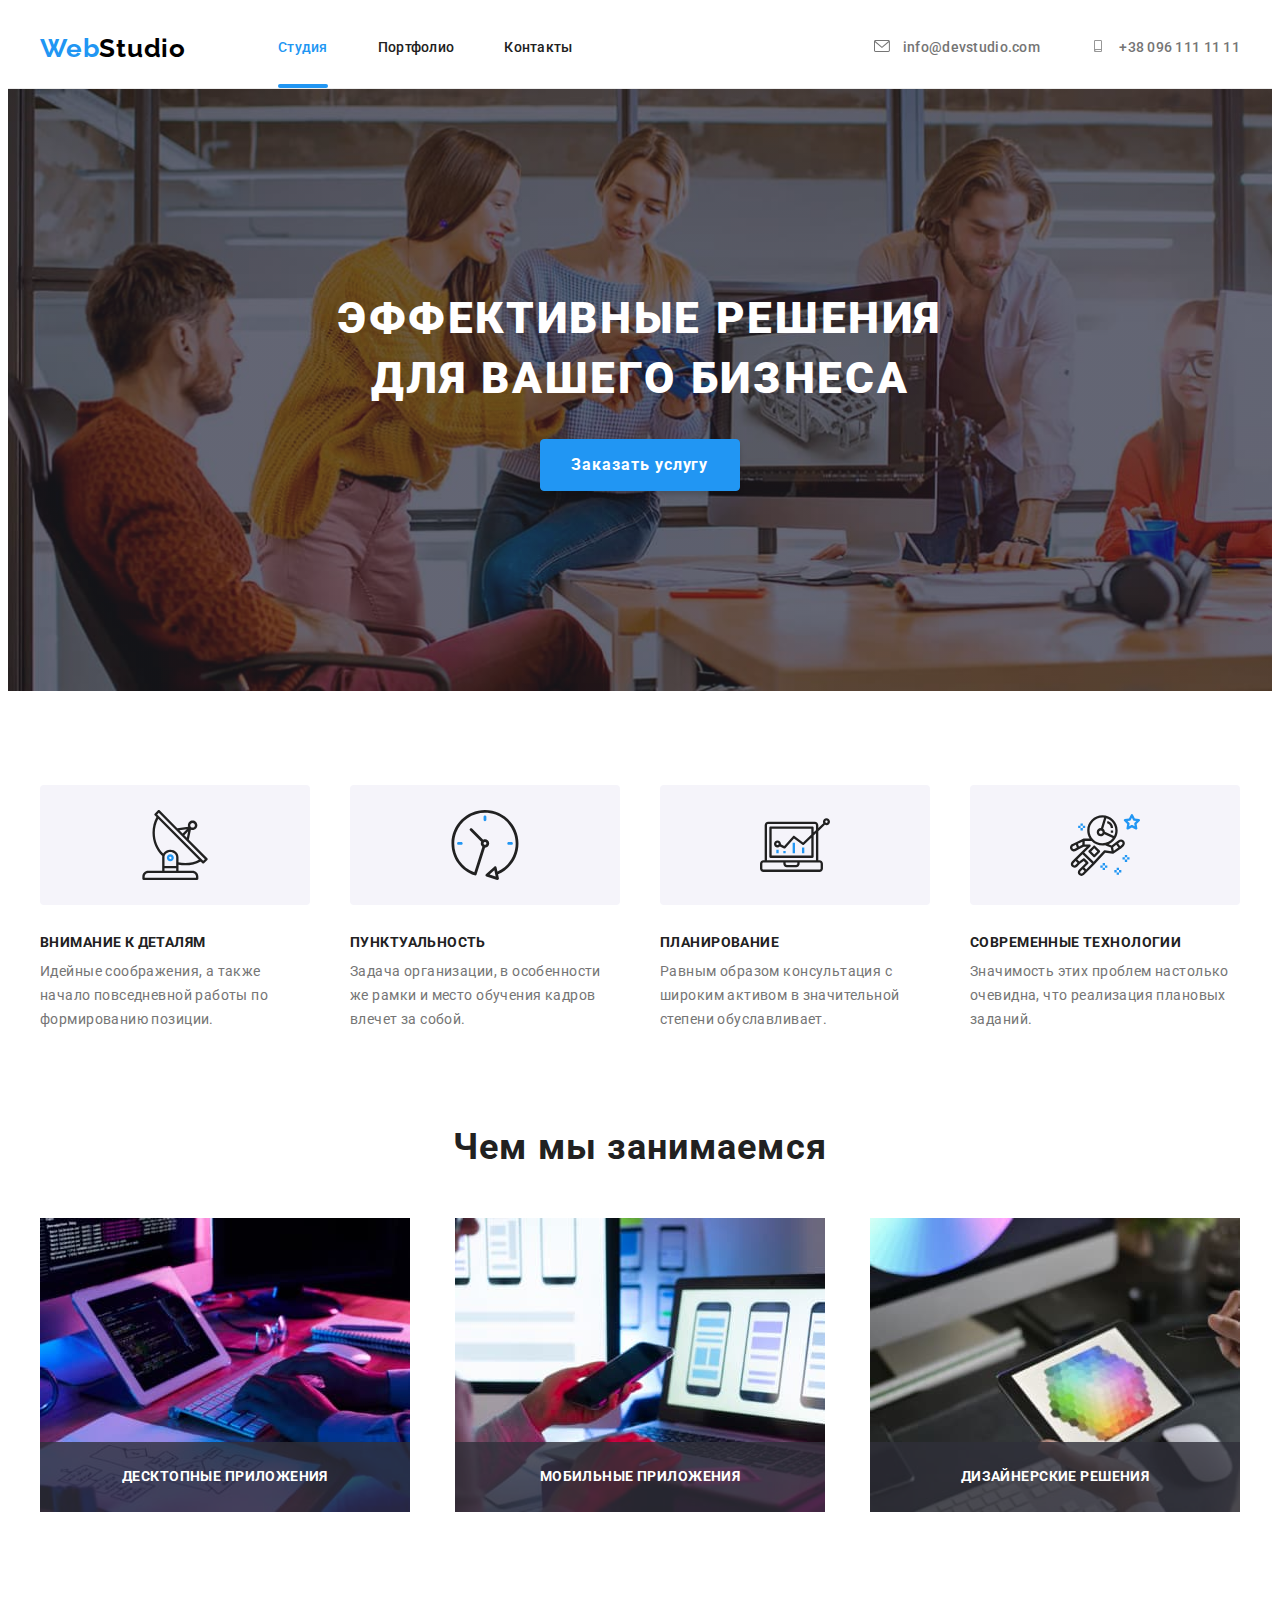
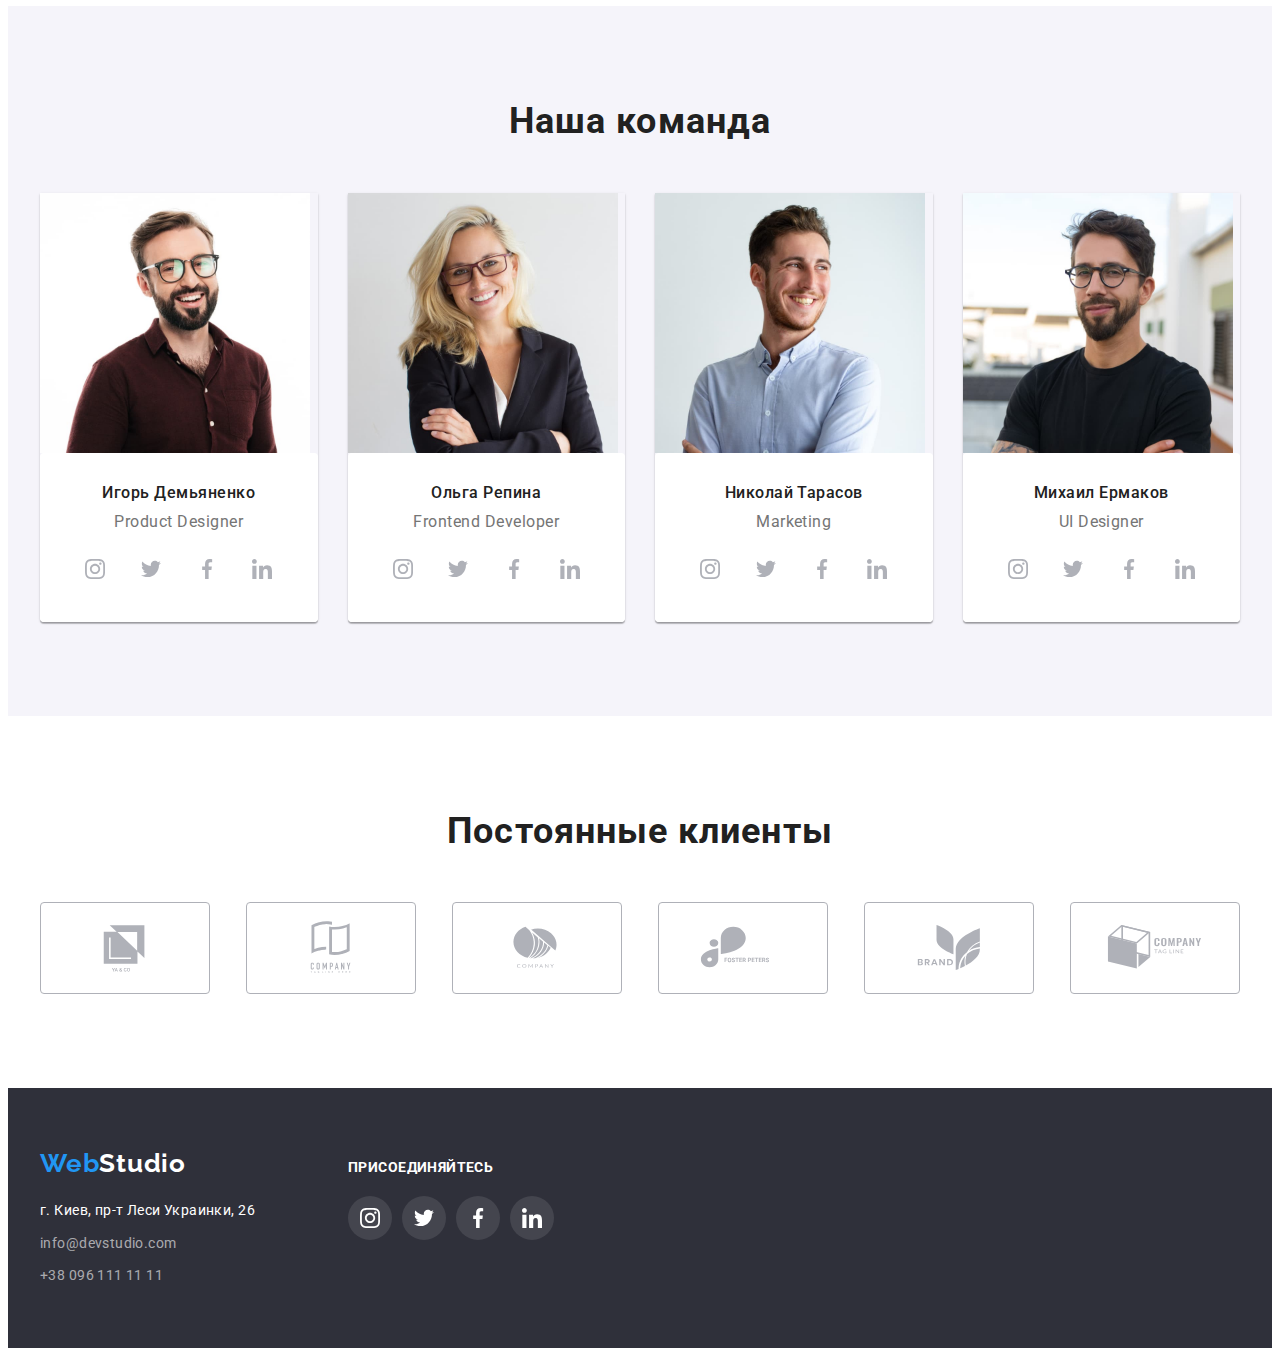
<file: index.html>
<!DOCTYPE html>
<html lang="ru">

<head>
    <meta charset="UTF-8">
    <meta http-equiv="X-UA-Compatible" content="IE=edge">
    <meta name="viewport" content="width=device-width, initial-scale=1.0">
    <title>WebStudio</title>
    <link rel="preconnect" href="https://fonts.googleapis.com">
    <link rel="preconnect" href="https://fonts.gstatic.com" crossorigin>
    <link
        href="https://fonts.googleapis.com/css2?family=Raleway:wght@700&family=Roboto:wght@400;500;700;900&display=swap"
        rel="stylesheet">
    <link rel="stylesheet" href="https://cdnjs.cloudflare.com/ajax/libs/modern-normalize/1.1.0/modern-normalize.min.css"
        integrity="sha512-wpPYUAdjBVSE4KJnH1VR1HeZfpl1ub8YT/NKx4PuQ5NmX2tKuGu6U/JRp5y+Y8XG2tV+wKQpNHVUX03MfMFn9Q=="
        crossorigin="anonymous" referrerpolicy="no-referrer" />
    <link rel="stylesheet" href="./css/styles.css">
</head>

<body>
    <header class="header">
        <div class="container header-container">
            <a class="logo link" href="">Web<span class="logo-dark">Studio</span></a>
            <nav>
                <ul class="nav-list list">
                    <li class="nav-list-item">
                        <a class="nav-list-link link current" href="./index.html">Студия</a>
                    </li>
                    <li class="nav-list-item">
                        <a class="nav-list-link link" href="./portfolio.html">Портфолио</a>
                    </li>
                    <li class="nav-list-item">
                        <a class="nav-list-link link" href="">Контакты</a>
                    </li>
                </ul>
            </nav>
            <a class="contact-link link" href="mailto:info@devstudio.com">
                <svg class="contact-icon" width="16" height="12">
                    <use href="./images/icons.svg#envelope"></use>
                </svg>
                info@devstudio.com</a>
            <a class="contact-tel link" href="tel:+380961111111">
                <svg class="contact-icon" width="16" height="12">
                    <use href="./images/icons.svg#smartphone"></use>
                </svg>
                +38 096 111 11 11</a>
        </div>
    </header>
    <main>
        <section class="hero">
            <div class="container">
                <h1 class="main-title">Эффективные решения <br> для вашего бизнеса</h1>
                <button class="modal-btn" type="button" data-modal-open>Заказать услугу</button>
            </div>
            <div class="backdrop is-hidden" data-modal>
                <div class="modal">
                    <button class="exit-modal" data-modal-close>
                        <svg class="exit-icon" width="11" height="11">
                            <use href="./images/icons.svg#exit"></use>
                        </svg>
                    </button>
                </div>
            </div>
        </section>
        <section class="qualities">
            <div class="container">
                <h2 class="hidden">Качества</h2>
                <ul class="container-qualities list">
                    <li class="qualities-list">
                        <div class="qualities-pic">
                            <svg width="70" height="70">
                                <use href="./images/icons.svg#antenna"></use>
                            </svg>
                        </div>
                        <h3 class="qualities-title">Внимание к деталям</h3>
                        <p class="qualities-description">Идейные соображения, а также начало повседневной работы
                            по
                            формированию позиции.</p>
                    </li>
                    <li class="qualities-list">
                        <div class="qualities-pic">
                            <svg width="70" height="70">
                                <use href="./images/icons.svg#clock"></use>
                            </svg>
                        </div>
                        <h3 class="qualities-title">Пунктуальность</h3>
                        <p class="qualities-description">Задача организации, в особенности же рамки и место
                            обучения
                            кадров
                            влечет за собой.</p>
                    </li>
                    <li class="qualities-list">
                        <div class="qualities-pic">
                            <svg width="70" height="70">
                                <use href="./images/icons.svg#diagram"></use>
                            </svg>
                        </div>
                        <h3 class="qualities-title">Планирование</h3>
                        <p class="qualities-description">Равным образом консультация с широким активом в
                            значительной
                            степени обуславливает.</p>
                    </li>
                    <li class="qualities-list">
                        <div class="qualities-pic">
                            <svg width="70" height="70">
                                <use href="./images/icons.svg#astronaut"></use>
                            </svg>
                        </div>
                        <h3 class="qualities-title">Современные технологии</h3>
                        <p class="qualities-description">Значимость этих проблем настолько очевидна, что
                            реализация
                            плановых
                            заданий.</p>
                    </li>
                </ul>
            </div>
        </section>
        <section class="work">
            <div class="container">
                <h2 class="section-title">Чем мы занимаемся</h2>
                <ul class="list work-list">
                    <li class="work-pic">
                        <img src="./images/work-img1.jpg" alt="Разработка сайта" width="370" height="294">
                        <div class="work-background">
                            <h3 class="work-title">Десктопные приложения</h3>
                        </div>
                    </li>
                    <li class="work-pic">
                        <img src="./images/work-img2.jpg" alt="Разработка мобильной версии" width="370" height="294">
                        <div class="work-background">
                            <h3 class="work-title">Мобильные приложения</h3>
                        </div>
                    </li>
                    <li class="work-pic">
                        <img src="./images/work-img3.jpg" alt="Подбор цветного вида" width="370" height="294">
                        <div class="work-background">
                            <h3 class="work-title">Дизайнерские решения</h3>
                        </div>
                    </li>
                </ul>
            </div>
        </section>
        <section class="team">
            <div class="container">
                <h2 class="section-title">Наша команда</h2>
                <ul class="list employees">
                    <li class="employees-card">
                        <img src="./images/team-img1.jpg" alt="Игорь Демьяненко" width="270" height="260">
                        <div class="employees-content-wrapper">
                            <h3 class="employees-name">Игорь Демьяненко</h3>
                            <p class="employees-position" lang="en">Product Designer</p>
                            <ul class="social-list list">
                                <li class="social-list-item">
                                    <a class="social-list-link" href="">
                                        <svg class="social-list-icon" width="20" height="20">
                                            <use href="./images/icons.svg#instagram"></use>
                                        </svg>
                                    </a>
                                </li>
                                <li class="social-list-item">
                                    <a class="social-list-link" href="">
                                        <svg class="social-list-icon" width="20" height="20">
                                            <use href="./images/icons.svg#twitter"></use>
                                        </svg>
                                    </a>
                                </li>
                                <li class="social-list-item">
                                    <a class="social-list-link" href="">
                                        <svg class="social-list-icon" width="20" height="20">
                                            <use href="./images/icons.svg#facebook"></use>
                                        </svg>
                                    </a>
                                </li>
                                <li class="social-list-item">
                                    <a class="social-list-link" href="">
                                        <svg class="social-list-icon" width="20" height="20">
                                            <use href="./images/icons.svg#linkedin"></use>
                                        </svg>
                                    </a>
                                </li>
                            </ul>
                        </div>
                    </li>
                    <li class="employees-card">
                        <img src="./images/team-img2.jpg" alt="Ольга Репина" width="270" height="260">
                        <div class="employees-content-wrapper">
                            <h3 class="employees-name">Ольга Репина</h3>
                            <p class="employees-position" lang="en">Frontend Developer</p>
                            <ul class="social-list list">
                                <li class="social-list-item">
                                    <a class="social-list-link" href="">
                                        <svg class="social-list-icon" width="20" height="20">
                                            <use href="./images/icons.svg#instagram"></use>
                                        </svg>
                                    </a>
                                </li>
                                <li class="social-list-item">
                                    <a class="social-list-link" href="">
                                        <svg class="social-list-icon" width="20" height="20">
                                            <use href="./images/icons.svg#twitter"></use>
                                        </svg>
                                    </a>
                                </li>
                                <li class="social-list-item">
                                    <a class="social-list-link" href="">
                                        <svg class="social-list-icon" width="20" height="20">
                                            <use href="./images/icons.svg#facebook"></use>
                                        </svg>
                                    </a>
                                </li>
                                <li class="social-list-item">
                                    <a class="social-list-link" href="">
                                        <svg class="social-list-icon" width="20" height="20">
                                            <use href="./images/icons.svg#linkedin"></use>
                                        </svg>
                                    </a>
                                </li>
                            </ul>
                        </div>
                    </li>
                    <li class="employees-card">
                        <img src="./images/team-img3.jpg" alt="Николай Тарасов" width="270" height="260">
                        <div class="employees-content-wrapper">
                            <h3 class="employees-name">Николай Тарасов</h3>
                            <p class="employees-position" lang="en">Marketing</p>
                            <ul class="social-list list">
                                <li class="social-list-item">
                                    <a class="social-list-link" href="">
                                        <svg class="social-list-icon" width="20" height="20">
                                            <use href="./images/icons.svg#instagram"></use>
                                        </svg>
                                    </a>
                                </li>
                                <li class="social-list-item">
                                    <a class="social-list-link" href="">
                                        <svg class="social-list-icon" width="20" height="20">
                                            <use href="./images/icons.svg#twitter"></use>
                                        </svg>
                                    </a>
                                </li>
                                <li class="social-list-item">
                                    <a class="social-list-link" href="">
                                        <svg class="social-list-icon" width="20" height="20">
                                            <use href="./images/icons.svg#facebook"></use>
                                        </svg>
                                    </a>
                                </li>
                                <li class="social-list-item">
                                    <a class="social-list-link" href="">
                                        <svg class="social-list-icon" width="20" height="20">
                                            <use href="./images/icons.svg#linkedin"></use>
                                        </svg>
                                    </a>
                                </li>
                            </ul>
                        </div>
                    </li>
                    <li class="employees-card">
                        <img src="./images/team-img4.jpg" alt="Михаил Ермаков" width="270" height="260">
                        <div class="employees-content-wrapper">
                            <h3 class="employees-name">Михаил Ермаков</h3>
                            <p class="employees-position" lang="en">UI Designer</p>
                            <ul class="social-list list">
                                <li class="social-list-item">
                                    <a class="social-list-link" href="">
                                        <svg class="social-list-icon" width="20" height="20">
                                            <use href="./images/icons.svg#instagram"></use>
                                        </svg>
                                    </a>
                                </li>
                                <li class="social-list-item">
                                    <a class="social-list-link" href="">
                                        <svg class="social-list-icon" width="20" height="20">
                                            <use href="./images/icons.svg#twitter"></use>
                                        </svg>
                                    </a>
                                </li>
                                <li class="social-list-item">
                                    <a class="social-list-link" href="">
                                        <svg class="social-list-icon" width="20" height="20">
                                            <use href="./images/icons.svg#facebook"></use>
                                        </svg>
                                    </a>
                                </li>
                                <li class="social-list-item">
                                    <a class="social-list-link" href="">
                                        <svg class="social-list-icon" width="20" height="20">
                                            <use href="./images/icons.svg#linkedin"></use>
                                        </svg>
                                    </a>
                                </li>
                            </ul>
                        </div>
                    </li>
                </ul>
            </div>
        </section>
        <section class="clients">
            <div class="container">
                <h2 class="section-title">Постоянные клиенты</h2>
                <ul class="clients-list list">
                    <li class="clients-list-item">
                        <a class="clients-list-link" href="">
                            <svg class="clients-list-icon" width="106" height="60">
                                <use href="./images/icons.svg#logo1"></use>
                            </svg>
                        </a>
                    </li>
                    <li class="clients-list-item">
                        <a class="clients-list-link" href="">
                            <svg class="clients-list-icon" width="106" height="60">
                                <use href="./images/icons.svg#logo2"></use>
                            </svg>
                        </a>
                    </li>
                    <li class="clients-list-item">
                        <a class="clients-list-link" href="">
                            <svg class="clients-list-icon" width="106" height="60">
                                <use href="./images/icons.svg#logo3"></use>
                            </svg>
                        </a>
                    </li>
                    <li class="clients-list-item">
                        <a class="clients-list-link" href="">
                            <svg class="clients-list-icon" width="106" height="60">
                                <use href="./images/icons.svg#logo4"></use>
                            </svg>
                        </a>
                    </li>
                    <li class="clients-list-item">
                        <a class="clients-list-link" href="">
                            <svg class="clients-list-icon" width="106" height="60">
                                <use href="./images/icons.svg#logo5"></use>
                            </svg>
                        </a>
                    </li>
                    <li class="clients-list-item">
                        <a class="clients-list-link" href="">
                            <svg class="clients-list-icon" width="106" height="60">
                                <use href="./images/icons.svg#logo6"></use>
                            </svg>
                        </a>
                    </li>
                </ul>
            </div>
        </section>
    </main>
    <footer class="footer">
        <div class="container column-footer">
            <div>
                <a class="logo link" href="">Web<span class="logo-light">Studio</span></a>
                <address>
                    <ul class="list">
                        <li class="address-footer">
                            <a class="address link" href="https://goo.gl/maps/RUobqZQHD3EwUB8Q8" target="_blank"
                                rel="noopener noreferrer">г. Киев, пр-т Леси Украинки, 26</a>
                        </li>
                        <li class="contacts-footer">
                            <a class="contacts link" href="mailto:info@devstudio.com">info@devstudio.com</a>
                        </li>
                        <li>
                            <a class="contacts link" href="tel:+380961111111">+38 096 111 11 11</a>
                        </li>
                    </ul>
                </address>
            </div>
            <div class="call">
                <h3 class="call-title">Присоединяйтесь</h3>
                <ul class="social-footer list">
                    <li class="social-footer-item">
                        <a class="social-footer-link" href="">
                            <svg class="social-footer-icon" width="20" height="20">
                                <use href="./images/icons.svg#instagram"></use>
                            </svg>
                        </a>
                    </li>
                    <li class="social-footer-item">
                        <a class="social-footer-link" href="">
                            <svg class="social-footer-icon" width="20" height="20">
                                <use href="./images/icons.svg#twitter"></use>
                            </svg>
                        </a>
                    </li>
                    <li class="social-footer-item">
                        <a class="social-footer-link" href="">
                            <svg class="social-footer-icon" width="20" height="20">
                                <use href="./images/icons.svg#facebook"></use>
                            </svg>
                        </a>
                    </li>
                    <li class="social-footer-item">
                        <a class="social-footer-link" href="">
                            <svg class="social-footer-icon" width="20" height="20">
                                <use href="./images/icons.svg#linkedin"></use>
                            </svg>
                        </a>
                    </li>
                </ul>
            </div>
        </div>
    </footer>
    <script src="./js/modal.js"></script>
</body>

</html>
</file>
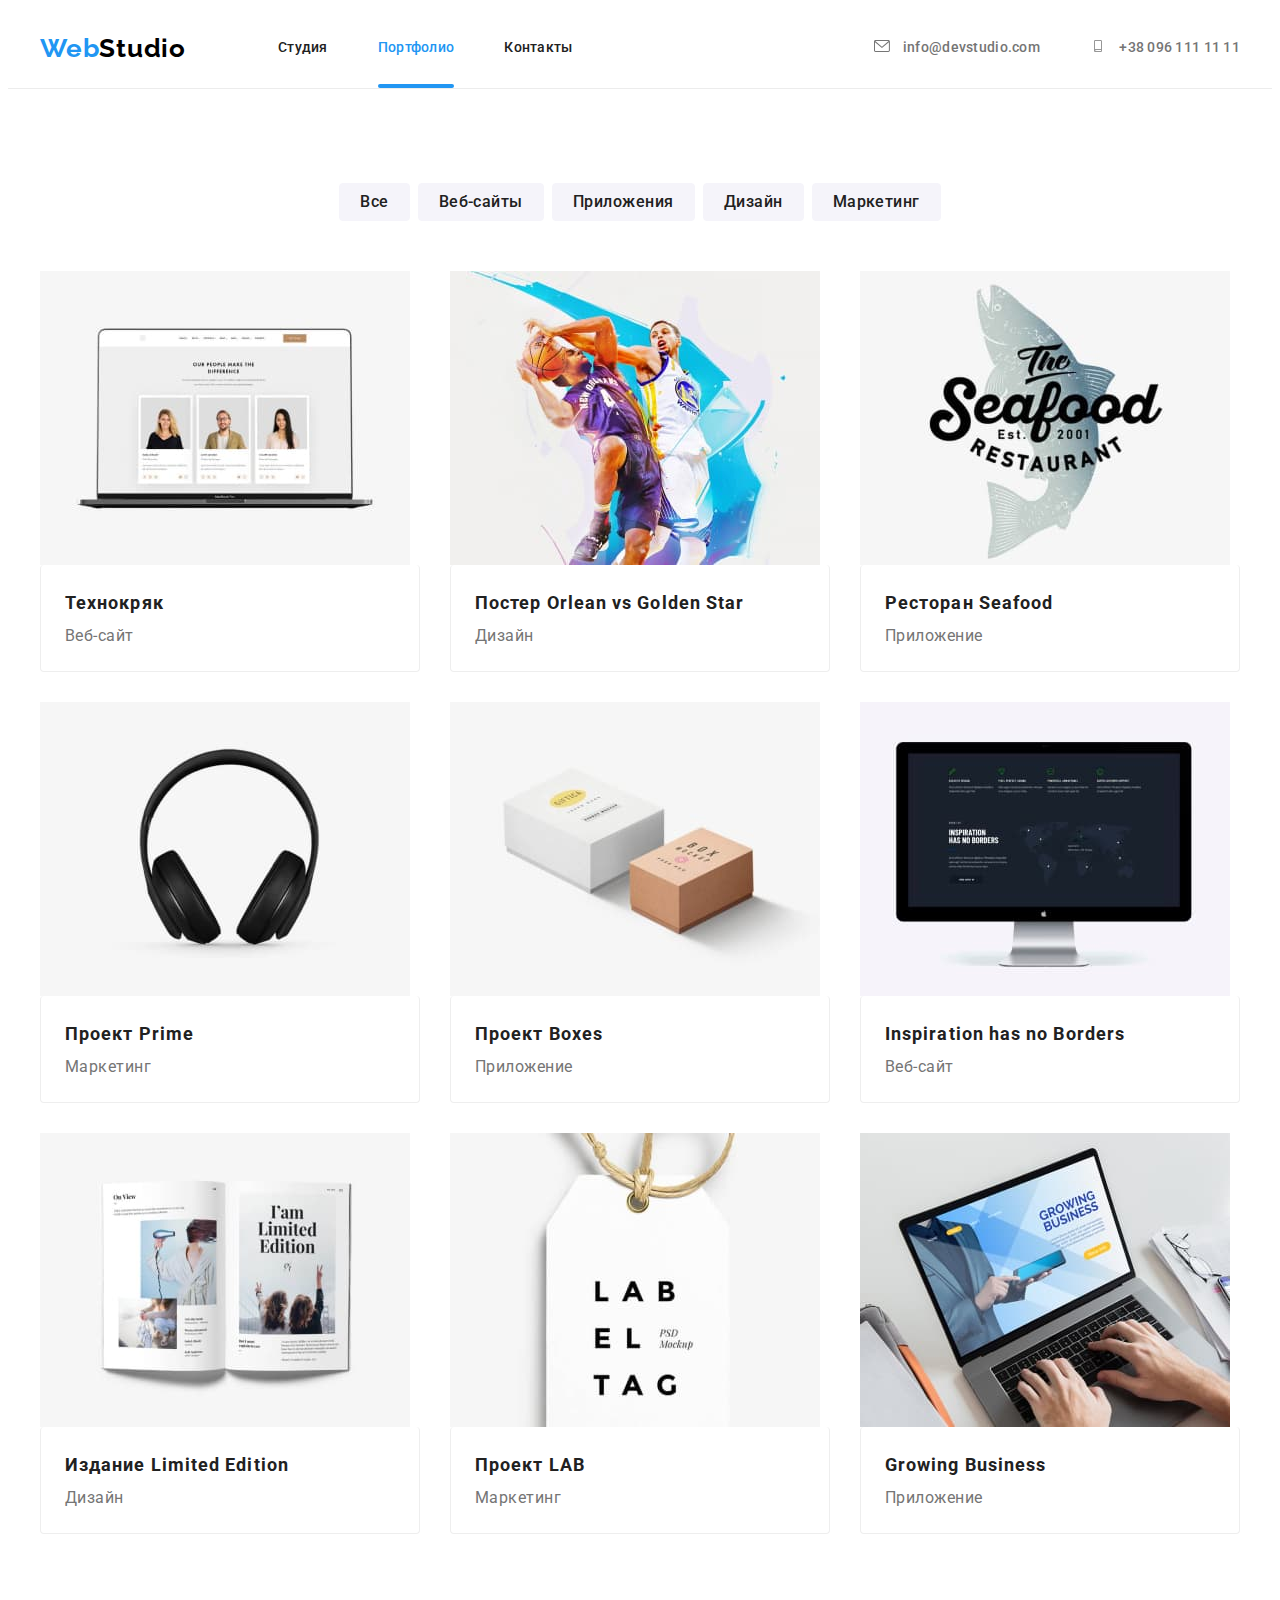
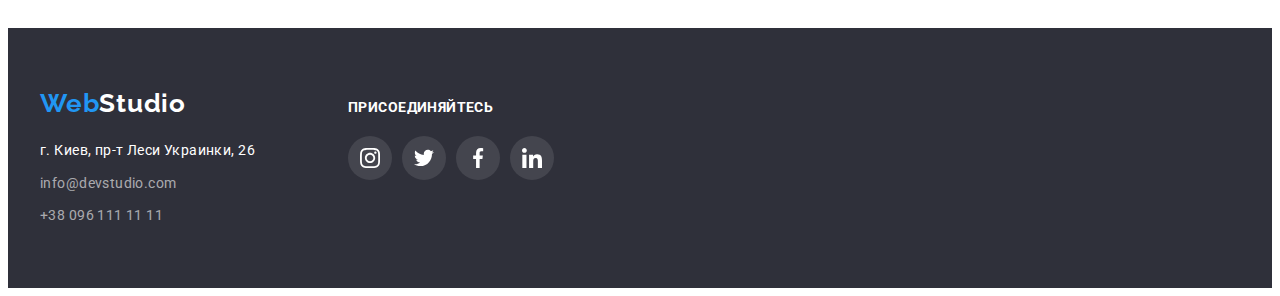
<file: portfolio.html>
<!DOCTYPE html>
<html lang="ru">

<head>
    <meta charset="UTF-8">
    <meta http-equiv="X-UA-Compatible" content="IE=edge">
    <meta name="viewport" content="width=device-width, initial-scale=1.0">
    <title>Portfolio</title>
    <link rel="preconnect" href="https://fonts.googleapis.com">
    <link rel="preconnect" href="https://fonts.gstatic.com" crossorigin>
    <link
        href="https://fonts.googleapis.com/css2?family=Raleway:wght@700&family=Roboto:wght@400;500;700;900&display=swap"
        rel="stylesheet">
    <link rel="stylesheet" href="https://cdnjs.cloudflare.com/ajax/libs/modern-normalize/1.1.0/modern-normalize.min.css"
        integrity="sha512-wpPYUAdjBVSE4KJnH1VR1HeZfpl1ub8YT/NKx4PuQ5NmX2tKuGu6U/JRp5y+Y8XG2tV+wKQpNHVUX03MfMFn9Q=="
        crossorigin="anonymous" referrerpolicy="no-referrer" />
    <link rel="stylesheet" href="./css/styles.css">
</head>

<body>
    <header class="header">
        <div class="container header-container">
            <a class="logo link" href="">Web<span class="logo-dark">Studio</span></a>
            <nav>
                <ul class="nav-list list">
                    <li class="nav-list-item">
                        <a class="nav-list-link link" href="./index.html">Студия</a>
                    </li>
                    <li class="nav-list-item">
                        <a class="nav-list-link link current" href="./portfolio.html">Портфолио</a>
                    </li>
                    <li class="nav-list-item">
                        <a class="nav-list-link link" href="">Контакты</a>
                    </li>
                </ul>
            </nav>
            <a class="contact-link link" href="mailto:info@devstudio.com">
                <svg class="contact-icon" width="16" height="12">
                    <use href="./images/icons.svg#envelope"></use>
                </svg>
                info@devstudio.com</a>
            <a class="contact-tel link" href="tel:+380961111111">
                <svg class="contact-icon" width="16" height="12">
                    <use href="./images/icons.svg#smartphone"></use>
                </svg>
                +38 096 111 11 11</a>
        </div>
    </header>
    <main>
        <section class="portfolio">
            <div class="container">
                <h1 class="hidden">Портфолио</h1>
                <ul class="list filter">
                    <li class="filter-list">
                        <button class="filter-btn" type="button">Все</button>
                    </li>
                    <li class="filter-list">
                        <button class="filter-btn" type="button">Веб-сайты</button>
                    </li>
                    <li class="filter-list">
                        <button class="filter-btn" type="button">Приложения</button>
                    </li>
                    <li class="filter-list">
                        <button class="filter-btn" type="button">Дизайн</button>
                    </li>
                    <li class="filter-list">
                        <button class="filter-btn" type="button">Маркетинг</button>
                    </li>
                </ul>
                <ul class="list tab">
                    <li class="tab-list">
                        <a class="tab-link link" href="">
                            <div class="tab-thumb">
                                <img src="./images/prtf-img1.jpg" alt="Веб-сайт студии" width="370" height="294">
                                <div class="tab-overlay">
                                    <p class="tab-actions">Ресурс предлагает комплексные предложения с разным уровнем
                                        функционала и сервисов. Все это позволит посетителю получить
                                        исчерпывающие сведения о компании или частном лице.</p>
                                </div>
                            </div>
                            <div class="tab-wrapper">
                                <h2 class="project">Технокряк</h2>
                                <p class="project-position">Веб-сайт</p>
                            </div>
                        </a>
                    </li>
                    <li class="tab-list">
                        <a class="tab-link link" href="">
                            <div class="tab-thumb">
                                <img src="./images/prtf-img2.jpg" alt="Баскетбольная игра" width="370" height="294">
                                <div class="tab-overlay">
                                    <p class="tab-actions">Ресурс предлагает комплексные предложения с разным уровнем
                                        функционала и сервисов. Все это позволит посетителю получить
                                        исчерпывающие сведения о компании или частном лице.</p>
                                </div>
                            </div>
                            <div class="tab-wrapper">
                                <h2 class="project">Постер <span lang="en">Orlean vs Golden Star</span></h2>
                                <p class="project-position">Дизайн</p>
                            </div>
                        </a>
                    </li>
                    <li class="tab-list">
                        <a class="tab-link link" href="">
                            <div class="tab-thumb">
                                <img src="./images/prtf-img3.jpg" alt="Логотип ресторана" width="370" height="294">
                                <div class="tab-overlay">
                                    <p class="tab-actions">Ресурс предлагает комплексные предложения с разным уровнем
                                        функционала и сервисов. Все это позволит посетителю получить
                                        исчерпывающие сведения о компании или частном лице.</p>
                                </div>
                            </div>
                            <div class="tab-wrapper">
                                <h2 class="project">Ресторан <span lang="en">Seafood</span></h2>
                                <p class="project-position">Приложение</p>
                            </div>
                        </a>
                    </li>
                    <li class="tab-list">
                        <a class="tab-link link" href="">
                            <div class="tab-thumb">
                                <img src="./images/prtf-img4.jpg" alt="Наушники" width="370" height="294">
                                <div class="tab-overlay">
                                    <p class="tab-actions">Ресурс предлагает комплексные предложения с разным уровнем
                                        функционала и сервисов. Все это позволит посетителю получить
                                        исчерпывающие сведения о компании или частном лице.</p>
                                </div>
                            </div>
                            <div class="tab-wrapper">
                                <h2 class="project">Проект <span lang="en">Prime</span></h2>
                                <p class="project-position">Маркетинг</p>
                            </div>
                        </a>
                    </li>
                    <li class="tab-list">
                        <a class="tab-link link" href="">
                            <div class="tab-thumb">
                                <img src="./images/prtf-img5.jpg" alt="Коробки" width="370" height="294">
                                <div class="tab-overlay">
                                    <p class="tab-actions">Ресурс предлагает комплексные предложения с разным уровнем
                                        функционала и сервисов. Все это позволит посетителю получить
                                        исчерпывающие сведения о компании или частном лице.</p>
                                </div>
                            </div>
                            <div class="tab-wrapper">
                                <h2 class="project">Проект <span lang="en">Boxes</span></h2>
                                <p class="project-position">Приложение</p>
                            </div>
                        </a>
                    </li>
                    <li class="tab-list">
                        <a class="tab-link link" href="">
                            <div class="tab-thumb">
                                <img src="./images/prtf-img6.jpg" alt="Веб-сайт на ПК" width="370" height="294">
                                <div class="tab-overlay">
                                    <p class="tab-actions">Ресурс предлагает комплексные предложения с разным уровнем
                                        функционала и сервисов. Все это позволит посетителю получить
                                        исчерпывающие сведения о компании или частном лице.</p>
                                </div>
                            </div>
                            <div class="tab-wrapper">
                                <h2 class="project" lang="en">Inspiration has no Borders</h2>
                                <p class="project-position">Веб-сайт</p>
                            </div>
                        </a>
                    </li>
                    <li class="tab-list">
                        <a class="tab-link link" href="">
                            <div class="tab-thumb">
                                <img src="./images/prtf-img7.jpg" alt="Журнал" width="370" height="294">
                                <div class="tab-overlay">
                                    <p class="tab-actions">Ресурс предлагает комплексные предложения с разным уровнем
                                        функционала и сервисов. Все это позволит посетителю получить
                                        исчерпывающие сведения о компании или частном лице.</p>
                                </div>
                            </div>
                            <div class="tab-wrapper">
                                <h2 class="project">Издание <span lang="en">Limited Edition</span></h2>
                                <p class="project-position">Дизайн</p>
                            </div>
                        </a>
                    </li>
                    <li class="tab-list">
                        <a class="tab-link link" href="">
                            <div class="tab-thumb">
                                <img src="./images/prtf-img8.jpg" alt="Бирка с лейблом" width="370" height="294">
                                <div class="tab-overlay">
                                    <p class="tab-actions">Ресурс предлагает комплексные предложения с разным уровнем
                                        функционала и сервисов. Все это позволит посетителю получить
                                        исчерпывающие сведения о компании или частном лице.</p>
                                </div>
                            </div>
                            <div class="tab-wrapper">
                                <h2 class="project">Проект <span lang="en">LAB</span></h2>
                                <p class="project-position">Маркетинг</p>
                            </div>
                        </a>
                    </li>
                    <li class="tab-list">
                        <a class="tab-link link" href="">
                            <div class="tab-thumb">
                                <img src="./images/prtf-img9.jpg" alt="Приложение на десктопе" width="370" height="294">
                                <div class="tab-overlay">
                                    <p class="tab-actions">Ресурс предлагает комплексные предложения с разным уровнем
                                        функционала и сервисов. Все это позволит посетителю получить
                                        исчерпывающие сведения о компании или частном лице.</p>
                                </div>
                            </div>
                            <div class="tab-wrapper">
                                <h2 class="project" lang="en">Growing Business</h2>
                                <p class="project-position">Приложение</p>
                            </div>
                        </a>
                    </li>
                </ul>
            </div>
        </section>
    </main>
    <footer class="footer">
        <div class="container column-footer">
            <div>
                <a class="logo link" href="">Web<span class="logo-light">Studio</span></a>
                <address>
                    <ul class="list">
                        <li class="address-footer">
                            <a class="address link" href="https://goo.gl/maps/RUobqZQHD3EwUB8Q8" target="_blank"
                                rel="noopener noreferrer">г. Киев, пр-т Леси Украинки, 26</a>
                        </li>
                        <li class="contacts-footer">
                            <a class="contacts link" href="mailto:info@devstudio.com">info@devstudio.com</a>
                        </li>
                        <li>
                            <a class="contacts link" href="tel:+380961111111">+38 096 111 11 11</a>
                        </li>
                    </ul>
                </address>
            </div>
            <div class="call">
                <h3 class="call-title">Присоединяйтесь</h3>
                <ul class="social-footer list">
                    <li class="social-footer-item">
                        <a class="social-footer-link" href="">
                            <svg class="social-footer-icon" width="20" height="20">
                                <use href="./images/icons.svg#instagram"></use>
                            </svg>
                        </a>
                    </li>
                    <li class="social-footer-item">
                        <a class="social-footer-link" href="">
                            <svg class="social-footer-icon" width="20" height="20">
                                <use href="./images/icons.svg#twitter"></use>
                            </svg>
                        </a>
                    </li>
                    <li class="social-footer-item">
                        <a class="social-footer-link" href="">
                            <svg class="social-footer-icon" width="20" height="20">
                                <use href="./images/icons.svg#facebook"></use>
                            </svg>
                        </a>
                    </li>
                    <li class="social-footer-item">
                        <a class="social-footer-link" href="">
                            <svg class="social-footer-icon" width="20" height="20">
                                <use href="./images/icons.svg#linkedin"></use>
                            </svg>
                        </a>
                    </li>
                </ul>
            </div>
        </div>
    </footer>
</body>

</html>
</file>
<file: css/styles.css>
:root {
  --primary-font-family: Roboto, sans-serif;
  --primary-text-color: #212121;
  --secondary-text-color: #757575;
  --accent-color: #2196f3;
  --background-color: #f5f4fa;
}

body {
  font-family: var(--primary-font-family);
  color: var(--primary-text-color);
}

h1,
h2,
h3,
h4,
h5,
h6,
p {
  margin-top: 0;
  margin-bottom: 0;
}

ul,
ol {
  margin-top: 0;
  margin-bottom: 0;
  padding-left: 0;
}

img {
  display: block;
}

.list {
  list-style: none;
}

.link {
  text-decoration: none;
}

.container {
  width: 1200px;
  padding-left: 15px;
  padding-right: 15px;
  margin-left: auto;
  margin-right: auto;
}

/* HEADER */

.header {
  border-bottom: 1px solid #ececec;
}

.header-container {
  display: flex;
  align-items: center;
}

.logo {
  font-family: Raleway, sans-serif;
  font-weight: bold;
  font-size: 26px;
  line-height: 1.19;
  letter-spacing: 0.03em;
  color: var(--accent-color);
  margin-right: 92px;
}
.logo-dark {
  color: #000000;
}

.logo-light {
  color: #ffffff;
}

.nav-list {
  display: flex;
  align-items: center;
}

.nav-list-item:not(:last-child) {
  margin-right: 50px;
}

.nav-list-link {
  display: block;
  padding-top: 32px;
  padding-bottom: 32px;
  font-weight: 500;
  font-size: 14px;
  line-height: 1.14;
  letter-spacing: 0.02em;
  color: inherit;
  transition: color 250ms cubic-bezier(0.4, 0, 0.2, 1);
}

.nav-list-link:hover,
.nav-list-link:focus {
  color: var(--accent-color);
}

.current {
  color: var(--accent-color);
  position: relative;
}
.current::after {
  content: '';
  position: absolute;
  left: 0;
  bottom: 0;
  width: 100%;
  height: 4px;
  background-color: var(--accent-color);
  border-radius: 2px;
}

.contact-link,
.contact-tel {
  font-weight: 500;
  font-size: 14px;
  line-height: 1.14;
  letter-spacing: 0.02em;
  color: var(--secondary-text-color);
  transition: color 250ms cubic-bezier(0.4, 0, 0.2, 1);
}

.contact-link:hover,
.contact-link:focus,
.contact-tel:hover,
.contact-tel:focus {
  color: var(--accent-color);
}

.contact-link {
  margin-left: auto;
  margin-right: 50px;
}

.contact-icon {
  margin-right: 10px;
  fill: var(--secondary-text-color);
}

.contact-link:hover .contact-icon,
.contact-link:focus .contact-icon,
.contact-tel:hover .contact-icon,
.contact-tel:focus .contact-icon {
  fill: var(--accent-color);
}

/* MAIN */

.hero {
  background-image: linear-gradient(rgba(47, 48, 58, 0.4), rgba(47, 48, 58, 0.4)),
    url(../images/hero-bgr.jpg);
  background-size: cover;
  background-color: #c4c4c4;
  padding: 200px 0;
}

.main-title {
  font-weight: 900;
  font-size: 44px;
  line-height: 1.36;
  text-align: center;
  letter-spacing: 0.06em;
  text-transform: uppercase;
  color: #ffffff;
}

.modal-btn {
  font-family: inherit;
  font-weight: bold;
  font-size: 16px;
  line-height: 1.87;
  display: flex;
  align-items: center;
  text-align: center;
  letter-spacing: 0.06em;
  color: #ffffff;
  background-color: var(--accent-color);
  margin-top: 30px;
  margin-left: auto;
  margin-right: auto;
  border-radius: 4px;
  min-width: 200px;
  padding: 10px 30px;
  border: 1px solid var(--accent-color);
  box-shadow: 0px 4px 4px rgba(0, 0, 0, 0.15);
  transition: color 250ms cubic-bezier(0.4, 0, 0.2, 1);
}

.modal-btn:hover,
.modal-btn:focus {
  background-color: #188ce8;
}

.backdrop {
  position: fixed;
  top: 0;
  left: 0;
  width: 100%;
  height: 100%;
  background: rgba(0, 0, 0, 0.2);
  z-index: 1;
  opacity: 1;
  transition: opacity 250ms cubic-bezier(0.4, 0, 0.2, 1), visibility 250ms cubic-bezier(0.4, 0, 0.2, 1);
}

.backdrop.is-hidden {
  opacity: 0;
  pointer-events: none;
  visibility: hidden;
}

.backdrop.is-hidden .modal {
  transform: translate(-50%, -50%) scale(0.9);
}

.modal {
  position: absolute;
  top: 50%;
  left: 50%;
  transform: translate(-50%, -50%) scale(1);
  width: 528px;
  height: 581px;
  background: #ffffff;
  box-shadow: 0px 1px 3px rgba(0, 0, 0, 0.12), 0px 1px 1px rgba(0, 0, 0, 0.14),
    0px 2px 1px rgba(0, 0, 0, 0.2);
  border-radius: 4px;
  transition: transform 250ms cubic-bezier(0.4, 0, 0.2, 1);
}

.exit-modal {
  position: absolute;
  top: 8px;
  right: 8px;
  display: flex;
  align-items: center;
  justify-content: center;
  width: 30px;
  height: 30px;
  border-radius: 50%;
  background: #ffffff;
  border: 1px solid rgba(0, 0, 0, 0.1);
  box-sizing: border-box;
}

.hidden {
  position: absolute;
  width: 1px;
  height: 1px;
  margin: -1px;
  padding: 0;
  overflow: hidden;
  border: 0;
  clip: rect(0 0 0 0);
}

.qualities {
  padding-top: 94px;
  padding-bottom: 94px;
}

.qualities-list {
  max-width: 270px;
}

.container-qualities {
  display: flex;
  justify-content: space-between;
}

.qualities-pic {
  display: flex;
  justify-content: center;
  align-items: center;
  width: 270px;
  height: 120px;
  background-color: var(--background-color);
  border-radius: 4px;
  margin-bottom: 30px;
}
.qualities-title {
  font-weight: bold;
  font-size: 14px;
  line-height: 1.14;
  letter-spacing: 0.03em;
  text-transform: uppercase;
  color: var(--primary-text-color);
  margin-bottom: 10px;
}

.qualities-description {
  font-size: 14px;
  line-height: 1.71;
  letter-spacing: 0.03em;
  color: var(--secondary-text-color);
}

.section-title {
  font-weight: bold;
  font-size: 36px;
  line-height: 1.17;
  text-align: center;
  letter-spacing: 0.03em;
  color: var(--primary-text-color);
  margin-bottom: 50px;
}

.work {
  padding-bottom: 94px;
}

.work-list {
  display: flex;
  justify-content: space-between;
}

.work-pic {
  position: relative;
}

.work-background {
  display: flex;
  justify-content: center;
  align-items: center;
  position: absolute;
  left: 0;
  bottom: 0;
  width: 370px;
  height: 70px;
  background: rgba(47, 48, 58, 0.8);
}

.work-title {
  font-weight: bold;
  font-size: 14px;
  line-height: 1.14;
  letter-spacing: 0.03em;
  text-transform: uppercase;
  color: #ffffff;
}

.team {
  background-color: var(--background-color);
  padding-top: 94px;
  padding-bottom: 94px;
}

.employees {
  display: flex;
  flex-wrap: wrap;
  margin-left: -30px;
  margin-top: -30px;
}

.employees-card {
  flex-basis: calc((100% - 120px) / 4);
  margin-left: 30px;
  margin-top: 30px;
  box-shadow: 0px 1px 3px rgba(0, 0, 0, 0.12), 0px 1px 1px rgba(0, 0, 0, 0.14),
    0px 2px 1px rgba(0, 0, 0, 0.2);
  border-radius: 0px 0px 4px 4px;
}

.employees-content-wrapper {
  background-color: #ffffff;
  border: 1px solid #ffffff;
  border-top: none;
  border-radius: 4px;
  padding-top: 30px;
  padding-bottom: 30px;
  padding-left: 32px;
  padding-right: 32px;
}

.employees-name {
  font-weight: 500;
  font-size: 16px;
  line-height: 1.19;
  text-align: center;
  letter-spacing: 0.03em;
  color: var(--primary-text-color);
  margin-bottom: 10px;
}

.employees-position {
  font-size: 16px;
  line-height: 1.19;
  text-align: center;
  letter-spacing: 0.03em;
  color: var(--secondary-text-color);
  margin-bottom: 16px;
}

.social-list {
  display: flex;
  justify-content: space-between;
}

.social-list-link {
  display: flex;
  align-items: center;
  justify-content: center;
  width: 44px;
  height: 44px;
  border-radius: 50%;
  transition: background-color 250ms cubic-bezier(0.4, 0, 0.2, 1);
}

.social-list-icon {
  fill: #afb1b8;
  transition: fill 250ms cubic-bezier(0.4, 0, 0.2, 1);
}

.social-list-link:hover,
.social-list-link:focus {
  background-color: var(--accent-color);
}

.social-list-link:hover .social-list-icon,
.social-list-link:focus .social-list-icon {
  fill: #ffffff;
}

.clients {
  padding-top: 94px;
  padding-bottom: 94px;
}

.clients-list {
  display: flex;
  margin-top: 50px;
  justify-content: space-between;
}

.clients-list-link {
  display: flex;
  width: 170px;
  height: 92px;
  border: 1px solid #afb1b8;
  box-sizing: border-box;
  border-radius: 4px;
  justify-content: center;
  align-items: center;
  cursor: pointer;
  transition: border 250ms cubic-bezier(0.4, 0, 0.2, 1);
}

.clients-list-link:hover,
.clients-list-link:focus {
  border: 1px solid var(--accent-color);
}

.clients-list-icon {
  fill: #afb1b8;
  transition: fill 250ms cubic-bezier(0.4, 0, 0.2, 1);
}

.clients-list-link:hover .clients-list-icon,
.clients-list-link:focus .clients-list-icon {
  fill: var(--accent-color);
}

/* FOOTER */

.footer {
  background-color: #2f303a;
  padding-top: 60px;
  padding-bottom: 60px;
}

.column-footer {
  display: flex;
  align-items: baseline;
}

.address-footer {
  margin-top: 20px;
  margin-bottom: 9px;
}

.address {
  font-style: normal;
  font-weight: normal;
  font-size: 14px;
  line-height: 1.71;
  letter-spacing: 0.03em;
  color: #ffffff;
  margin-bottom: 9px;
}

.contacts-footer {
  margin-bottom: 9px;
}

.contacts {
  font-style: normal;
  font-weight: normal;
  font-size: 14px;
  line-height: 1.71;
  letter-spacing: 0.03em;
  color: rgba(255, 255, 255, 0.6);
  margin-bottom: 9px;
}

.call {
  margin-left: 70px;
}

.call-title {
  font-weight: bold;
  font-size: 14px;
  line-height: 1.14;
  letter-spacing: 0.03em;
  text-transform: uppercase;
  color: #ffffff;
  margin-bottom: 20px;
}

.social-footer {
  display: flex;
  justify-content: space-between;
}

.social-footer-item {
  margin-right: 10px;
}

.social-footer-item:last-child {
  margin-right: 0;
}

.social-footer-link {
  display: flex;
  align-items: center;
  justify-content: center;
  width: 44px;
  height: 44px;
  border-radius: 50%;
  background: rgba(255, 255, 255, 0.1);
  transition: background-color 250ms cubic-bezier(0.4, 0, 0.2, 1);
}

.social-footer-icon {
  fill: #ffffff;
}

.social-footer-link:hover,
.social-footer-link:focus {
  background-color: var(--accent-color);
}

/* PORTFOLIO */

.portfolio {
  padding-top: 94px;
  padding-bottom: 94px;
}

.filter {
  display: flex;
  justify-content: center;
  margin-bottom: 50px;
}

.filter-btn {
  font-family: inherit;
  font-weight: 500;
  font-size: 16px;
  line-height: 1.62;
  text-align: center;
  letter-spacing: 0.03em;
  color: var(--primary-text-color);
  background-color: var(--background-color);
  cursor: pointer;
  border: 1px solid var(--background-color);
  border-radius: 4px;
  min-height: 38px;
  padding: 4px 20px;
  transition: color 250ms cubic-bezier(0.4, 0, 0.2, 1),
    border-color 250ms cubic-bezier(0.4, 0, 0.2, 1),
    background-color 250ms cubic-bezier(0.4, 0, 0.2, 1),
    box-shadow 250ms cubic-bezier(0.4, 0, 0.2, 1);
}

.filter-btn:hover,
.filter-btn:focus {
  color: #ffffff;
  border-color: var(--accent-color);
  background-color: var(--accent-color);
  box-shadow: 0px 3px 1px rgba(0, 0, 0, 0.1), 0px 1px 2px rgba(0, 0, 0, 0.08),
    0px 2px 2px rgba(0, 0, 0, 0.12);
}

.filter-list {
  margin-right: 8px;
}

.filter-list:last-child {
  margin-right: 0;
}

.tab {
  display: flex;
  flex-wrap: wrap;
  margin-left: -30px;
  margin-top: -30px;
}

.tab-list {
  flex-basis: calc((100% - 90px) / 3);
  margin-left: 30px;
  margin-top: 30px;
  transition: box-shadow 250ms cubic-bezier(0.4, 0, 0.2, 1);
}

.tab-link {
  display: block;
}

.tab-link:hover,
.tab-link:focus {
  box-shadow: 0px 1px 1px rgba(0, 0, 0, 0.12), 0px 4px 4px rgba(0, 0, 0, 0.06),
    1px 4px 6px rgba(0, 0, 0, 0.16);
}

.tab-thumb {
  position: relative;
  overflow: hidden;
}

.tab-overlay {
  position: absolute;
  top: 0;
  left: 0;
  width: 100%;
  height: 100%;
  background: rgba(33, 150, 243, 0.9);
  transform: translateY(101%);
  transition: transform 250ms cubic-bezier(0.4, 0, 0.2, 1);
}

.tab-actions {
  position: absolute;
  width: 322px;
  height: 168px;
  top: 50%;
  left: 50%;
  transform: translate(-50%, -50%);
  font-size: 18px;
  line-height: 1.56;
  letter-spacing: 0.03em;
  color: #ffffff;
}

.tab-link:hover .tab-overlay,
.tab-link:focus .tab-overlay {
  transform: translateY(0);
}

.tab-wrapper {
  background-color: #ffffff;
  border: 1px solid #eeeeee;
  border-top: none;
  border-radius: 4px;
  padding-top: 20px;
  padding-bottom: 20px;
  padding-left: 24px;
}

.project {
  font-weight: bold;
  font-size: 18px;
  line-height: 2;
  letter-spacing: 0.06em;
  color: var(--primary-text-color);
}

.project-position {
  font-size: 16px;
  line-height: 1.87;
  letter-spacing: 0.03em;
  color: var(--secondary-text-color);
}
</file>
